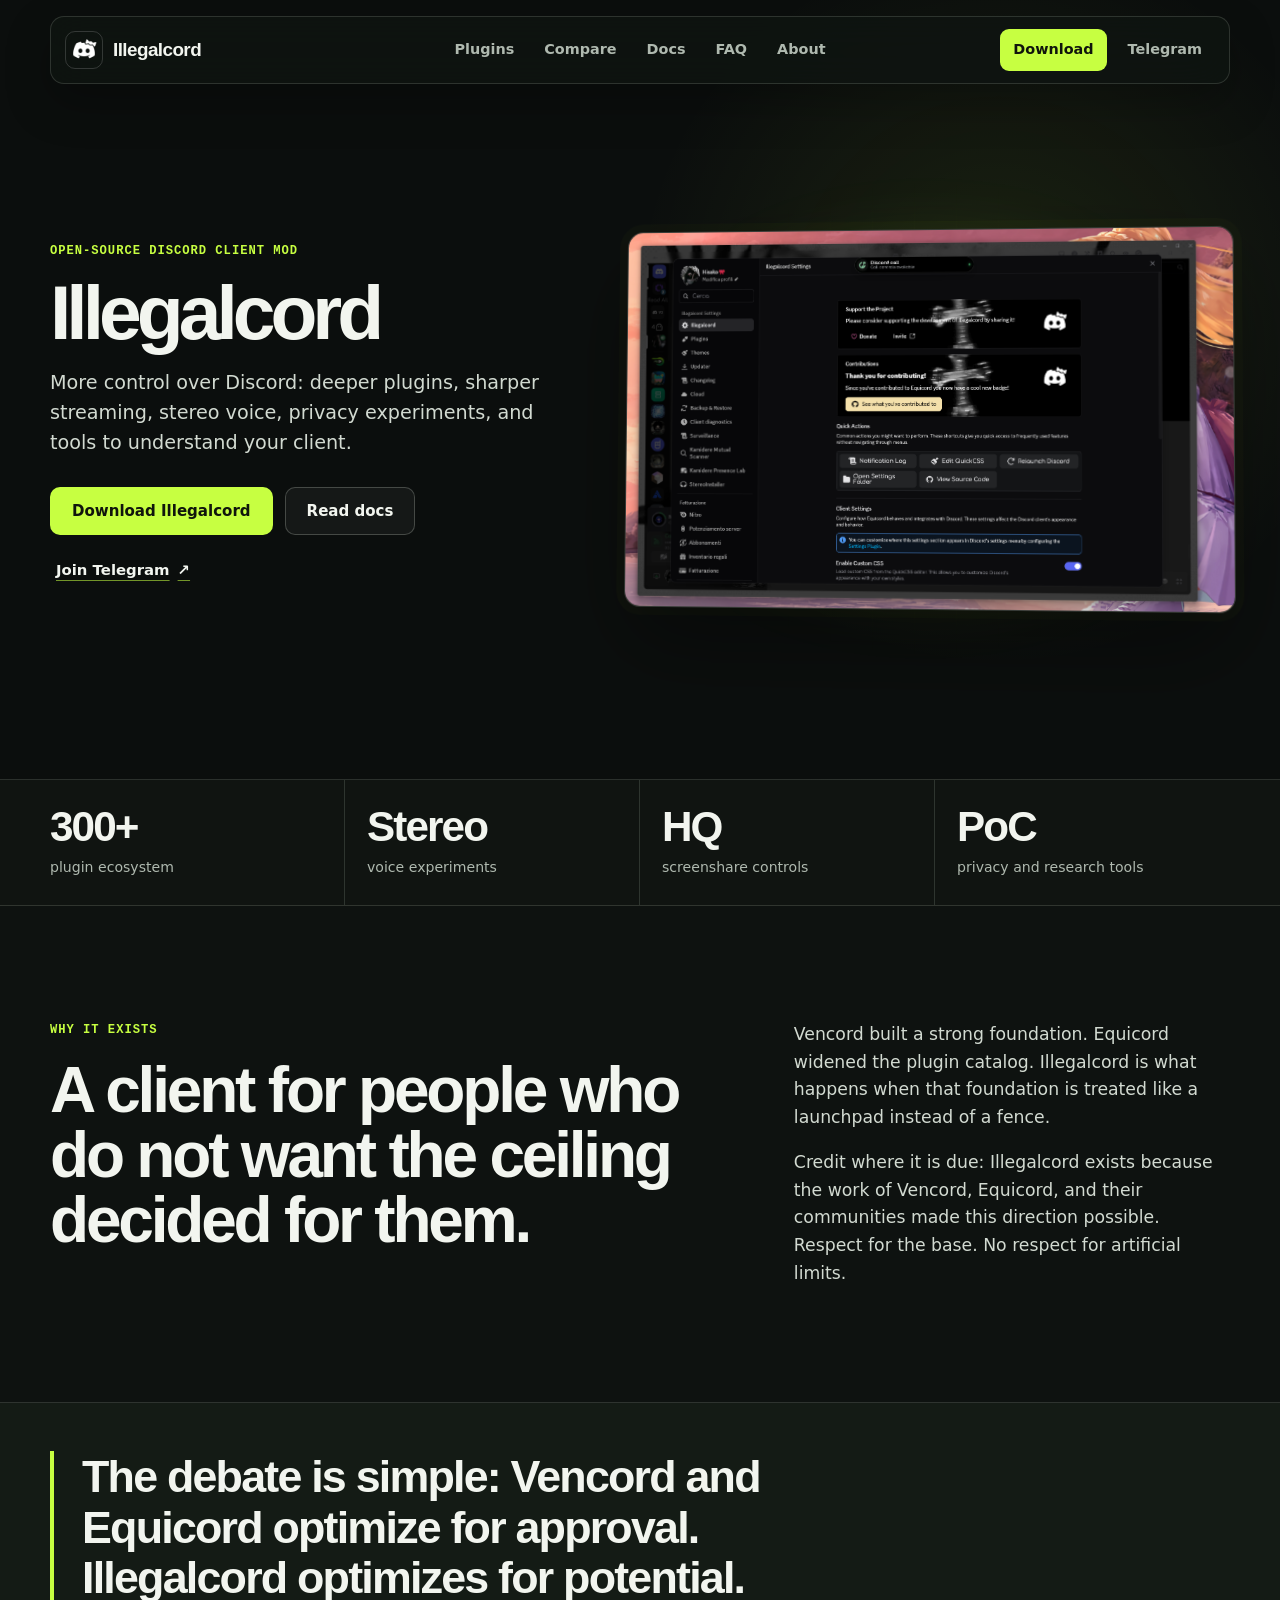
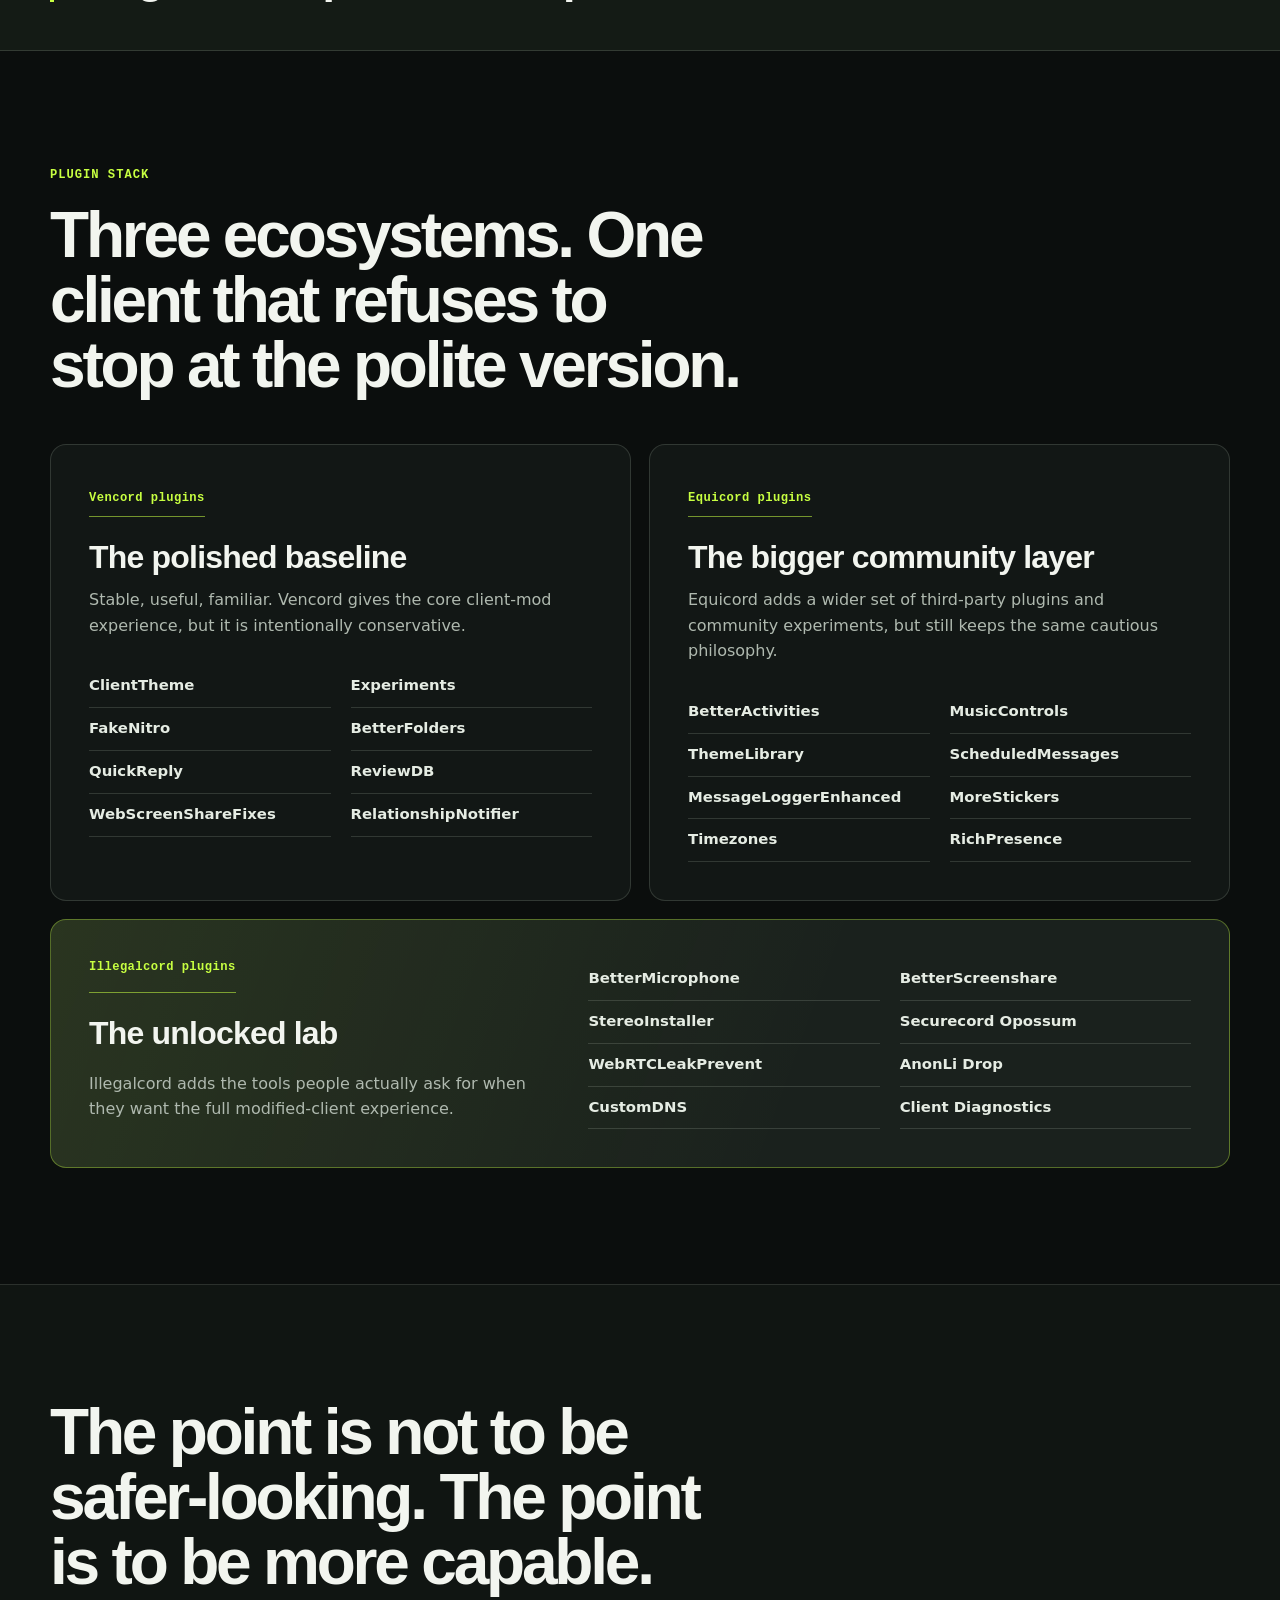
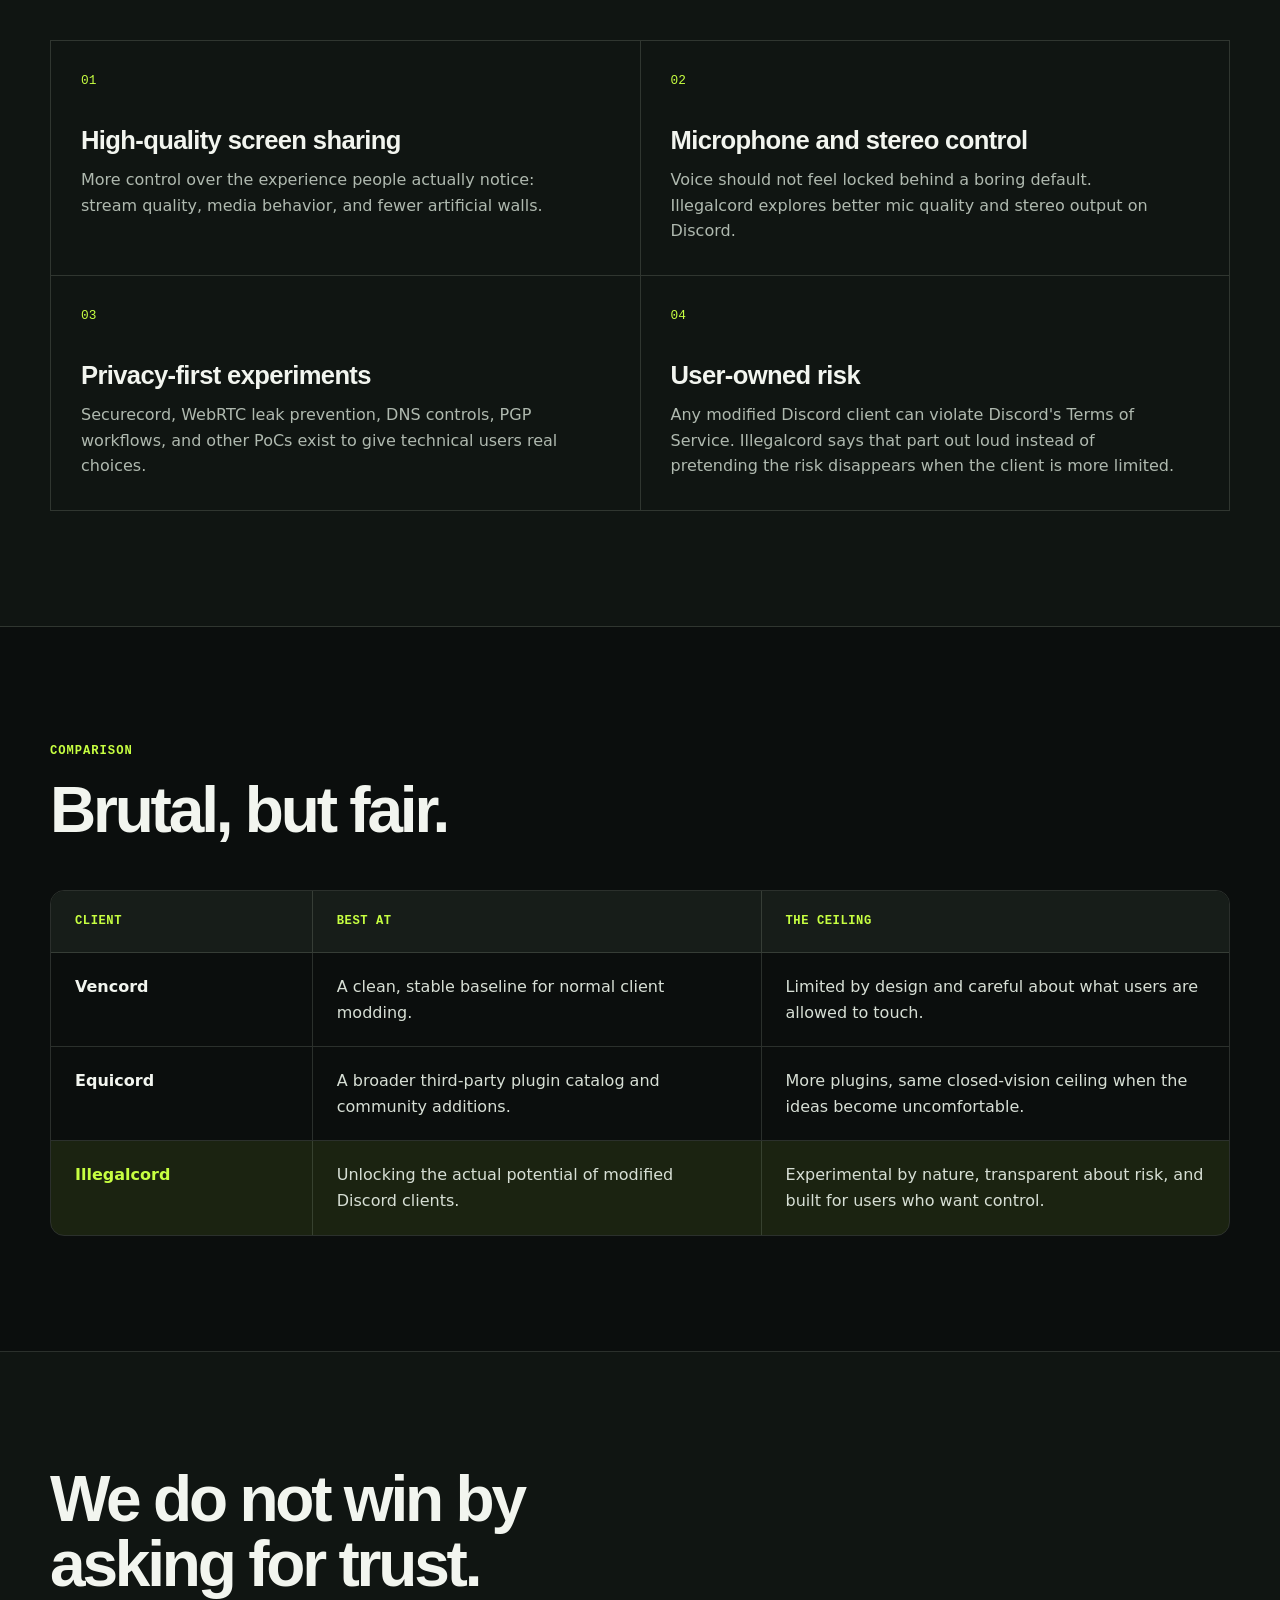
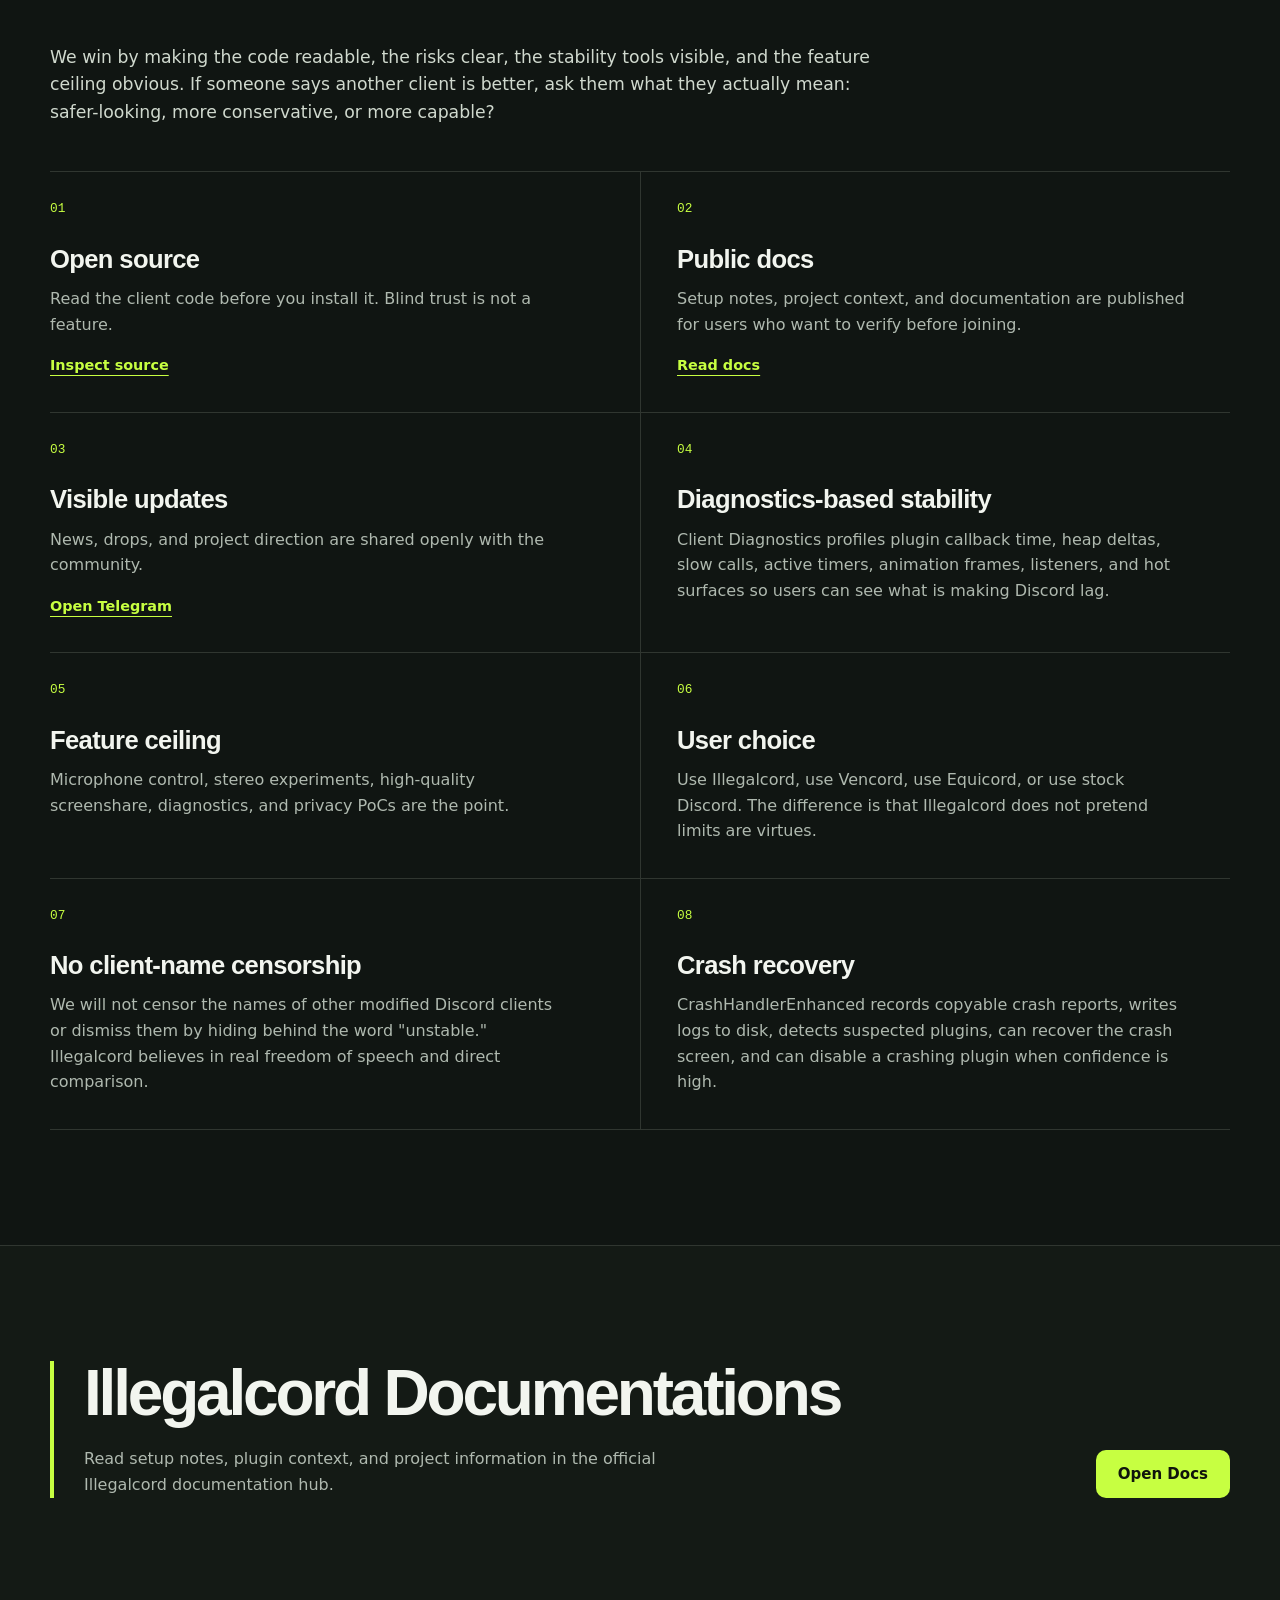
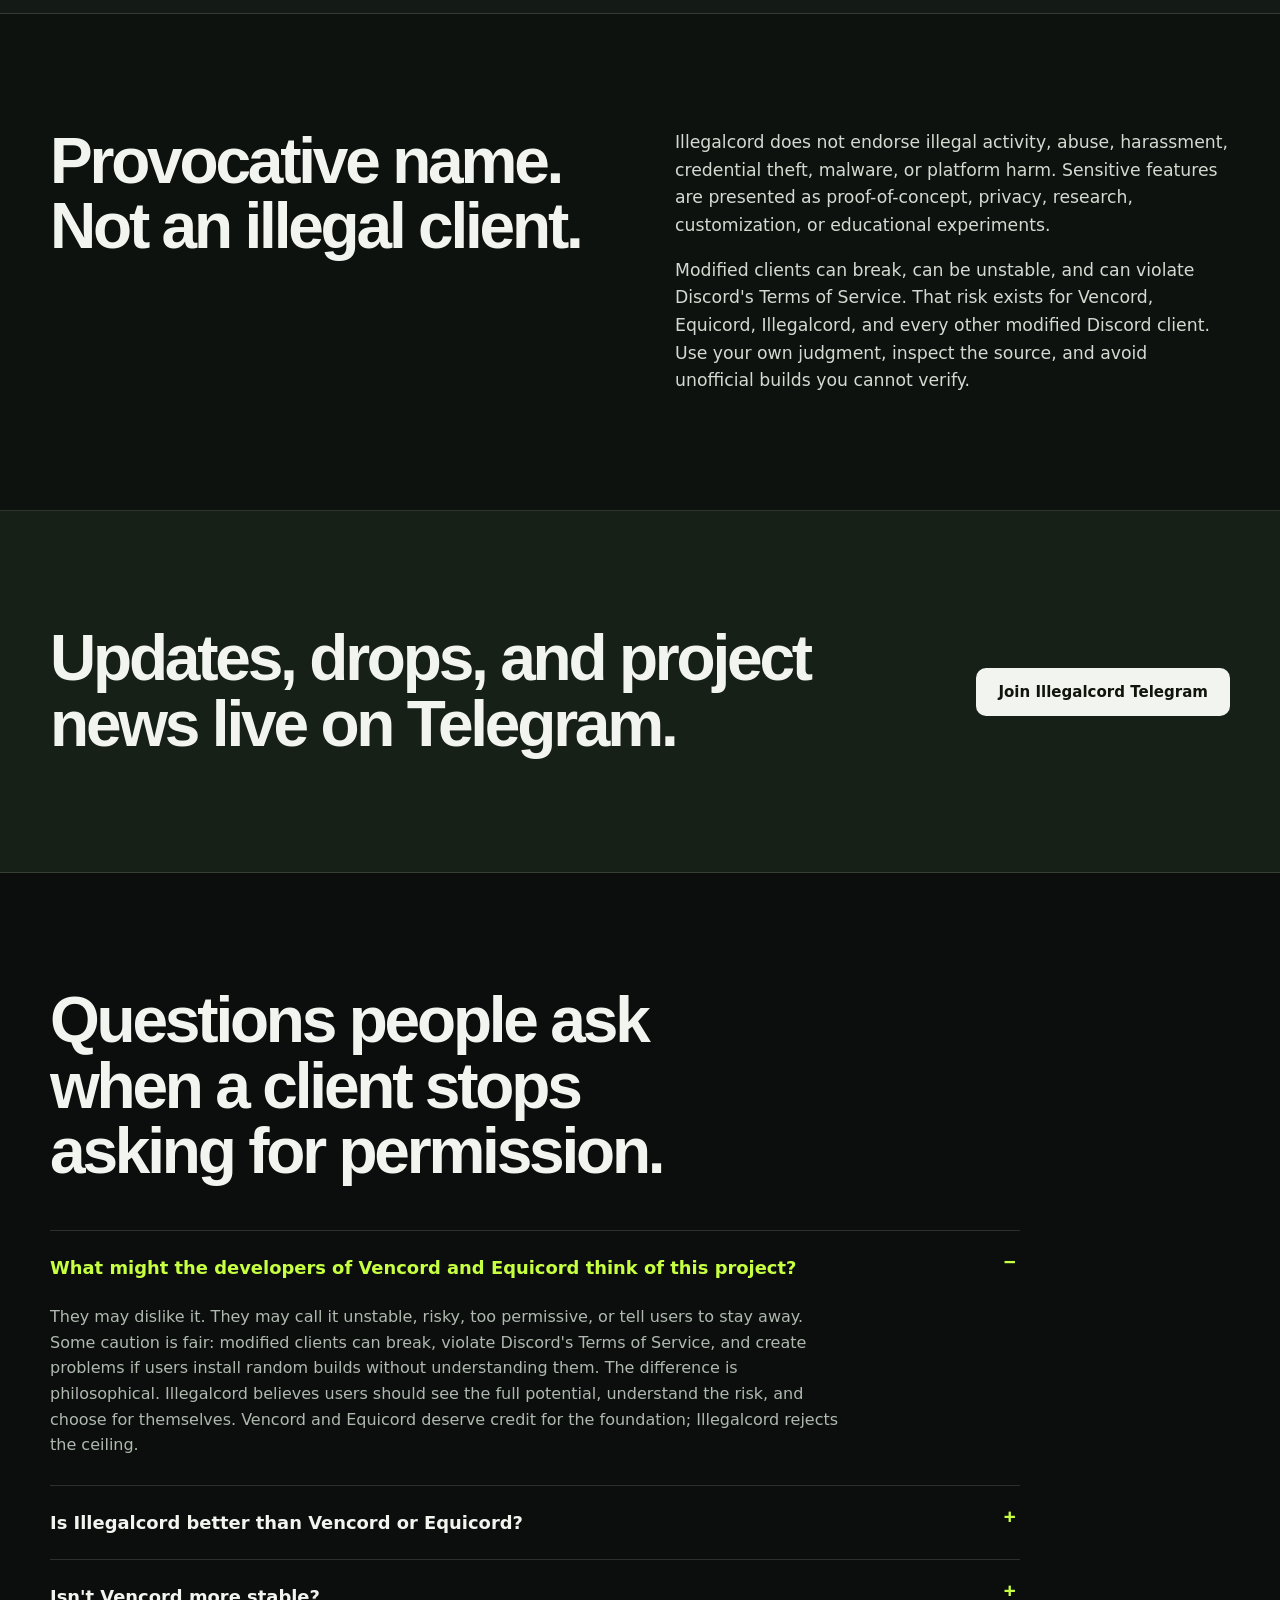
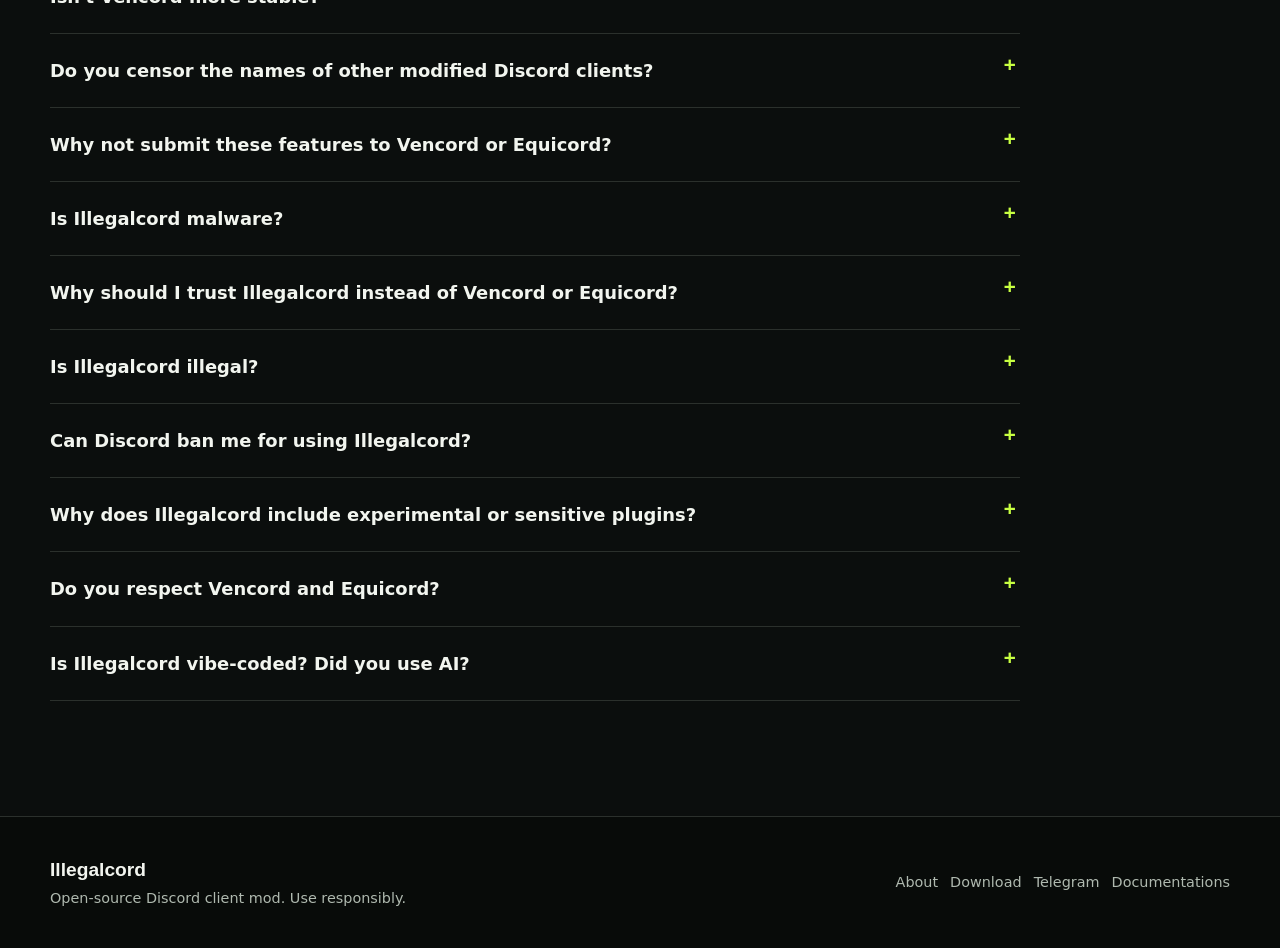
<file: index.html>
<!DOCTYPE html>
<html lang="en">
<head>
    <meta charset="UTF-8">
    <meta name="viewport" content="width=device-width, initial-scale=1.0">
    <meta name="description" content="Illegalcord is an open-source Discord client mod built for users who want more control, deeper plugins, stronger audio, better streaming, and honest risk awareness.">
    <title>Illegalcord | More control over your Discord client</title>
    <link rel="icon" type="image/png" href="Illegalcord.png">
    <link rel="stylesheet" href="styles.css">
</head>
<body>
    <a class="skip-link" href="#top">Skip to content</a>
    <header class="site-header" data-header>
        <a class="brand" href="#top" aria-label="Illegalcord home">
            <img src="Illegalcord.png" alt="Illegalcord logo">
            <span>Illegalcord</span>
        </a>
        <nav class="nav-links" id="site-nav" aria-label="Primary navigation">
            <a href="#plugins">Plugins</a>
            <a href="#compare">Compare</a>
            <a href="#docs">Docs</a>
            <a href="#faq">FAQ</a>
            <a href="about.html">About</a>
            <a class="mobile-community" href="https://t.me/Illegalcord" target="_blank" rel="noreferrer">Telegram</a>
        </nav>
        <div class="header-actions">
            <a class="nav-download" href="#download" data-download-trigger>Download</a>
            <a class="nav-cta" href="https://t.me/Illegalcord" target="_blank" rel="noreferrer">Telegram</a>
        </div>
        <button class="menu-toggle" type="button" aria-controls="site-nav" aria-expanded="false" aria-label="Open navigation" data-menu-toggle>
            <span></span><span></span><span></span>
        </button>
    </header>

    <main id="top">
        <section class="hero" aria-labelledby="hero-title">
            <div class="hero-scene">
                <div class="signal-grid" aria-hidden="true"></div>
                <figure class="client-shot">
                    <img src="IllegalcordUI.png" alt="Illegalcord settings open in a Discord client" fetchpriority="high">
                </figure>
                <img class="hero-mark" src="Illegalcord.png" alt="">
            </div>

            <div class="hero-content">
                <p class="eyebrow">Open-source Discord client mod</p>
                <h1 id="hero-title">Illegalcord</h1>
                <p class="hero-copy">More control over Discord: deeper plugins, sharper streaming, stereo voice, privacy experiments, and tools to understand your client.</p>
                <div class="hero-actions">
                    <a class="button primary" href="#download" data-download-trigger>Download Illegalcord</a>
                    <a class="button secondary" href="https://illegalcord.mintlify.site/" target="_blank" rel="noreferrer">Read docs</a>
                    <a class="text-link" href="https://t.me/Illegalcord" target="_blank" rel="noreferrer">Join Telegram <span aria-hidden="true">↗</span></a>
                </div>
            </div>
        </section>

        <section class="ticker" aria-label="Illegalcord highlights">
            <div>
                <strong>300+</strong>
                <span>plugin ecosystem</span>
            </div>
            <div>
                <strong>Stereo</strong>
                <span>voice experiments</span>
            </div>
            <div>
                <strong>HQ</strong>
                <span>screenshare controls</span>
            </div>
            <div>
                <strong>PoC</strong>
                <span>privacy and research tools</span>
            </div>
        </section>

        <section class="section intro-band" aria-labelledby="intro-title">
            <div class="section-heading">
                <p class="eyebrow">Why it exists</p>
                <h2 id="intro-title">A client for people who do not want the ceiling decided for them.</h2>
            </div>
            <div class="intro-copy">
                <p>
                    Vencord built a strong foundation. Equicord widened the plugin catalog. Illegalcord is what happens when that foundation is treated like a launchpad instead of a fence.
                </p>
                <p>
                    Credit where it is due: Illegalcord exists because the work of Vencord, Equicord, and their communities made this direction possible. Respect for the base. No respect for artificial limits.
                </p>
            </div>
        </section>

        <section class="manifesto-strip" aria-label="Illegalcord manifesto">
            <p>The debate is simple: Vencord and Equicord optimize for approval. Illegalcord optimizes for potential.</p>
        </section>

        <section class="section plugins-section" id="plugins" aria-labelledby="plugins-title">
            <div class="section-heading centered">
                <p class="eyebrow">Plugin stack</p>
                <h2 id="plugins-title">Three ecosystems. One client that refuses to stop at the polite version.</h2>
            </div>

            <div class="plugin-grid">
                <article class="plugin-column">
                    <div class="column-kicker">Vencord plugins</div>
                    <h3>The polished baseline</h3>
                    <p>Stable, useful, familiar. Vencord gives the core client-mod experience, but it is intentionally conservative.</p>
                    <ul class="plugin-list">
                        <li>ClientTheme</li>
                        <li>Experiments</li>
                        <li>FakeNitro</li>
                        <li>BetterFolders</li>
                        <li>QuickReply</li>
                        <li>ReviewDB</li>
                        <li>WebScreenShareFixes</li>
                        <li>RelationshipNotifier</li>
                    </ul>
                </article>

                <article class="plugin-column">
                    <div class="column-kicker">Equicord plugins</div>
                    <h3>The bigger community layer</h3>
                    <p>Equicord adds a wider set of third-party plugins and community experiments, but still keeps the same cautious philosophy.</p>
                    <ul class="plugin-list">
                        <li>BetterActivities</li>
                        <li>MusicControls</li>
                        <li>ThemeLibrary</li>
                        <li>ScheduledMessages</li>
                        <li>MessageLoggerEnhanced</li>
                        <li>MoreStickers</li>
                        <li>Timezones</li>
                        <li>RichPresence</li>
                    </ul>
                </article>

                <article class="plugin-column illegal">
                    <div class="column-kicker">Illegalcord plugins</div>
                    <h3>The unlocked lab</h3>
                    <p>Illegalcord adds the tools people actually ask for when they want the full modified-client experience.</p>
                    <ul class="plugin-list">
                        <li>BetterMicrophone</li>
                        <li>BetterScreenshare</li>
                        <li>StereoInstaller</li>
                        <li>Securecord Opossum</li>
                        <li>WebRTCLeakPrevent</li>
                        <li>AnonLi Drop</li>
                        <li>CustomDNS</li>
                        <li>Client Diagnostics</li>
                    </ul>
                </article>
            </div>
        </section>

        <section class="section feature-band" aria-labelledby="features-title">
            <div class="section-heading">
                <h2 id="features-title">The point is not to be safer-looking. The point is to be more capable.</h2>
            </div>
            <div class="feature-list">
                <article>
                    <span>01</span>
                    <h3>High-quality screen sharing</h3>
                    <p>More control over the experience people actually notice: stream quality, media behavior, and fewer artificial walls.</p>
                </article>
                <article>
                    <span>02</span>
                    <h3>Microphone and stereo control</h3>
                    <p>Voice should not feel locked behind a boring default. Illegalcord explores better mic quality and stereo output on Discord.</p>
                </article>
                <article>
                    <span>03</span>
                    <h3>Privacy-first experiments</h3>
                    <p>Securecord, WebRTC leak prevention, DNS controls, PGP workflows, and other PoCs exist to give technical users real choices.</p>
                </article>
                <article>
                    <span>04</span>
                    <h3>User-owned risk</h3>
                    <p>Any modified Discord client can violate Discord's Terms of Service. Illegalcord says that part out loud instead of pretending the risk disappears when the client is more limited.</p>
                </article>
            </div>
        </section>

        <section class="section compare-section" id="compare" aria-labelledby="compare-title">
            <div class="section-heading centered">
                <p class="eyebrow">Comparison</p>
                <h2 id="compare-title">Brutal, but fair.</h2>
            </div>

            <div class="comparison" role="table" aria-label="Client comparison">
                <div class="comparison-row header-row" role="row">
                    <div role="columnheader">Client</div>
                    <div role="columnheader">Best at</div>
                    <div role="columnheader">The ceiling</div>
                </div>
                <div class="comparison-row" role="row">
                    <div role="cell"><strong>Vencord</strong></div>
                    <div role="cell">A clean, stable baseline for normal client modding.</div>
                    <div role="cell">Limited by design and careful about what users are allowed to touch.</div>
                </div>
                <div class="comparison-row" role="row">
                    <div role="cell"><strong>Equicord</strong></div>
                    <div role="cell">A broader third-party plugin catalog and community additions.</div>
                    <div role="cell">More plugins, same closed-vision ceiling when the ideas become uncomfortable.</div>
                </div>
                <div class="comparison-row illegal-row" role="row">
                    <div role="cell"><strong>Illegalcord</strong></div>
                    <div role="cell">Unlocking the actual potential of modified Discord clients.</div>
                    <div role="cell">Experimental by nature, transparent about risk, and built for users who want control.</div>
                </div>
            </div>
        </section>

        <section class="section receipts-section" aria-labelledby="receipts-title">
            <div class="receipts-panel">
                <div class="section-heading centered">
                    <h2 id="receipts-title">We do not win by asking for trust.</h2>
                </div>
                <p class="receipts-lead">
                    We win by making the code readable, the risks clear, the stability tools visible, and the feature ceiling obvious. If someone says another client is better, ask them what they actually mean: safer-looking, more conservative, or more capable?
                </p>
                <div class="receipts-grid">
                    <article>
                        <span>01</span>
                        <h3>Open source</h3>
                        <p>Read the client code before you install it. Blind trust is not a feature.</p>
                        <a href="https://github.com/ImHisako/Illegalcord" target="_blank" rel="noreferrer">Inspect source</a>
                    </article>
                    <article>
                        <span>02</span>
                        <h3>Public docs</h3>
                        <p>Setup notes, project context, and documentation are published for users who want to verify before joining.</p>
                        <a href="https://illegalcord.mintlify.site/" target="_blank" rel="noreferrer">Read docs</a>
                    </article>
                    <article>
                        <span>03</span>
                        <h3>Visible updates</h3>
                        <p>News, drops, and project direction are shared openly with the community.</p>
                        <a href="https://t.me/Illegalcord" target="_blank" rel="noreferrer">Open Telegram</a>
                    </article>
                    <article>
                        <span>04</span>
                        <h3>Diagnostics-based stability</h3>
                        <p>Client Diagnostics profiles plugin callback time, heap deltas, slow calls, active timers, animation frames, listeners, and hot surfaces so users can see what is making Discord lag.</p>
                    </article>
                    <article>
                        <span>05</span>
                        <h3>Feature ceiling</h3>
                        <p>Microphone control, stereo experiments, high-quality screenshare, diagnostics, and privacy PoCs are the point.</p>
                    </article>
                    <article>
                        <span>06</span>
                        <h3>User choice</h3>
                        <p>Use Illegalcord, use Vencord, use Equicord, or use stock Discord. The difference is that Illegalcord does not pretend limits are virtues.</p>
                    </article>
                    <article>
                        <span>07</span>
                        <h3>No client-name censorship</h3>
                        <p>We will not censor the names of other modified Discord clients or dismiss them by hiding behind the word "unstable." Illegalcord believes in real freedom of speech and direct comparison.</p>
                    </article>
                    <article>
                        <span>08</span>
                        <h3>Crash recovery</h3>
                        <p>CrashHandlerEnhanced records copyable crash reports, writes logs to disk, detects suspected plugins, can recover the crash screen, and can disable a crashing plugin when confidence is high.</p>
                    </article>
                </div>
            </div>
        </section>

        <section class="section docs-section" id="docs" aria-labelledby="docs-title">
            <div class="docs-panel">
                <div>
                    <h2 id="docs-title">Illegalcord Documentations</h2>
                    <p>
                        Read setup notes, plugin context, and project information in the official Illegalcord documentation hub.
                    </p>
                </div>
                <a class="button primary" href="https://illegalcord.mintlify.site/" target="_blank" rel="noreferrer">Open Docs</a>
            </div>
        </section>

        <section class="section disclaimer-section" aria-labelledby="disclaimer-title">
            <div class="section-heading">
                <h2 id="disclaimer-title">Provocative name. Not an illegal client.</h2>
            </div>
            <div class="disclaimer-copy">
                <p>
                    Illegalcord does not endorse illegal activity, abuse, harassment, credential theft, malware, or platform harm. Sensitive features are presented as proof-of-concept, privacy, research, customization, or educational experiments.
                </p>
                <p>
                    Modified clients can break, can be unstable, and can violate Discord's Terms of Service. That risk exists for Vencord, Equicord, Illegalcord, and every other modified Discord client. Use your own judgment, inspect the source, and avoid unofficial builds you cannot verify.
                </p>
            </div>
        </section>

        <section class="section telegram-section" aria-labelledby="telegram-title">
            <div>
                <h2 id="telegram-title">Updates, drops, and project news live on Telegram.</h2>
            </div>
            <a class="button secondary light" href="https://t.me/Illegalcord" target="_blank" rel="noreferrer">Join Illegalcord Telegram</a>
        </section>

        <section class="section faq-section" id="faq" aria-labelledby="faq-title">
            <div class="section-heading centered">
                <h2 id="faq-title">Questions people ask when a client stops asking for permission.</h2>
            </div>

            <div class="faq-list">
                <details open>
                    <summary>What might the developers of Vencord and Equicord think of this project?</summary>
                    <p>
                        They may dislike it. They may call it unstable, risky, too permissive, or tell users to stay away. Some caution is fair: modified clients can break, violate Discord's Terms of Service, and create problems if users install random builds without understanding them. The difference is philosophical. Illegalcord believes users should see the full potential, understand the risk, and choose for themselves. Vencord and Equicord deserve credit for the foundation; Illegalcord rejects the ceiling.
                    </p>
                </details>
                <details>
                    <summary>Is Illegalcord better than Vencord or Equicord?</summary>
                    <p>
                        If you want the safest-looking, most conservative modded client, choose the conservative option. If you want higher-quality streaming experiments, microphone control, stereo audio, stronger privacy PoCs, and a plugin catalog that is not afraid of uncomfortable ideas, Illegalcord is the sharper tool.
                    </p>
                </details>
                <details>
                    <summary>Isn't Vencord more stable?</summary>
                    <p>
                        In practice, Illegalcord is built to be more stable for power users because it gives them tools to understand the client instead of guessing. Updates can rarely have a 1-2 day delay when Discord changes something, but the client is not just "more plugins and hope." Illegalcord includes Client Diagnostics, a plugin that lets users see which plugin or surface is causing lag, slow calls, memory pressure, or active background work. It also includes CrashHandlerEnhanced, a required crash recovery and logging layer that records reports, writes crash logs, detects suspected plugins, and can recover or isolate the problem. Vencord and Equicord may look more conservative; Illegalcord gives you more control over stability.
                    </p>
                </details>
                <details>
                    <summary>Do you censor the names of other modified Discord clients?</summary>
                    <p>
                        No. Illegalcord does not censor the names of modified Discord clients, and we will not pretend Vencord, Equicord, or any other client cannot be named just because someone wants to frame them as unstable or forbidden to discuss. We believe in real freedom of speech: name the clients, compare the features, inspect the source, and let users decide. If another project needs silence to defend its limits, that is not our problem.
                    </p>
                </details>
                <details>
                    <summary>Why not submit these features to Vencord or Equicord?</summary>
                    <p>
                        Because the disagreement is philosophical. Some features do not fit their rules, image, or comfort zone. Illegalcord exists because not every useful idea should be rejected just because it makes a conservative project uncomfortable. Their rules are their rules; Illegalcord is for users who want the ideas those rules leave outside.
                    </p>
                </details>
                <details>
                    <summary>Is Illegalcord malware?</summary>
                    <p>
                        The project is open source. Do not trust random binaries from strangers, do not install builds you cannot verify, and do inspect the source when possible. Calling every ambitious modified client malware is an easy way to scare users back into limited choices; verification is better than fear.
                    </p>
                </details>
                <details>
                    <summary>Why should I trust Illegalcord instead of Vencord or Equicord?</summary>
                    <p>
                        You can trust it, or you can choose not to. The real question is: why did you trust them? Most users install Vencord or Equicord without reading a single line of their source code. Illegalcord does not ask for blind faith. Read the source code, inspect the client, inspect the website, compare it with every other client, and make your own decision. Illegalcord was originally built for myself because I wanted a better Discord experience; then I kept improving it, and people started liking the project. If you do not trust it, do not use it. Use the limited client you prefer. That is not an insult to us. Users are free to choose the modified Discord client they want.
                    </p>
                </details>
                <details>
                    <summary>Is Illegalcord illegal?</summary>
                    <p>
                        No. Illegalcord is not an illegal client, and the name is not an invitation to commit crimes or harm anyone. The "illegal" part is about breaking the pointless limits, unwritten rules, and closed-vision mindset around Vencord and Equicord. They built valuable foundations, but they also keep Discord modding inside a smaller box than it needs to be. Illegalcord exists to push past that box and unlock the real potential of a modified Discord client.
                    </p>
                </details>
                <details>
                    <summary>Can Discord ban me for using Illegalcord?</summary>
                    <p>
                        Yes, any modified Discord client can be against Discord's Terms of Service and can put your account at risk. That is true for Vencord, Equicord, Illegalcord, and other client mods. If you are already accepting that risk, Illegalcord argues you might as well use the client that gives you the strongest experience.
                    </p>
                </details>
                <details>
                    <summary>Why does Illegalcord include experimental or sensitive plugins?</summary>
                    <p>
                        Because technical users learn by testing boundaries. Illegalcord frames sensitive functionality as PoC, research, privacy, customization, and educational work. The project does not endorse abuse. The goal is to understand what modified clients can do and give users control over their own setup.
                    </p>
                </details>
                <details>
                    <summary>Do you respect Vencord and Equicord?</summary>
                    <p>
                        Yes. Illegalcord is possible because their work exists. The thanks are real. The disagreement is also real: a foundation can be respected while its limits are challenged.
                    </p>
                </details>
                <details>
                    <summary>Is Illegalcord vibe-coded? Did you use AI?</summary>
                    <p>
                        Yes, AI has been used for some parts of the work. That does not make Illegalcord skidded, stolen, fake, or low quality. AI-assisted coding is a tool, not a confession. Quality comes from what is reviewed, tested, maintained, and shipped openly. The same people who attack a Discord client for using AI still use apps, operating systems, IDEs, cloud platforms, and services maintained by companies using AI-assisted engineering: Spotify has publicly discussed Honk powered by Claude Code, Microsoft and GitHub push Copilot, Amazon built CodeWhisperer and Amazon Q Developer, Replit built Ghostwriter and AI agents, and Google and Meta have both talked about AI-assisted development. If someone rejects Illegalcord only because AI helped with parts of it, they should be consistent and reject the modern software stack too. Otherwise, it is not a principle; it is selective outrage.
                    </p>
                </details>
            </div>
        </section>
    </main>

    <div class="download-modal" data-download-modal hidden>
        <div class="download-dialog" role="dialog" aria-modal="true" aria-labelledby="download-title">
            <button class="download-close" type="button" data-download-close aria-label="Close download dialog">Close</button>
            <p class="eyebrow">Download</p>
            <h2 id="download-title">Windows user?</h2>
            <p>
                If you are using Windows, download <a class="inline-download" href="https://github.com/ImHisako/IllegalcordInstaller/releases/download/v1.8/Equilotl.exe" target="_blank" rel="noreferrer" data-latest-installer-link>Equilotl.exe</a> from the latest official Illegalcord installer release.
            </p>
            <p class="download-status" aria-live="polite" data-download-status>Checking latest installer...</p>
            <div class="download-actions">
                <a class="button secondary" href="https://github.com/ImHisako/IllegalcordInstaller/releases" target="_blank" rel="noreferrer">View all releases</a>
            </div>
        </div>
    </div>

    <footer class="site-footer">
        <div>
            <strong>Illegalcord</strong>
            <span>Open-source Discord client mod. Use responsibly.</span>
        </div>
        <div class="footer-links">
            <a href="about.html">About</a>
            <a href="#download" data-download-trigger>Download</a>
            <a href="https://t.me/Illegalcord" target="_blank" rel="noreferrer">Telegram</a>
            <a href="https://illegalcord.mintlify.site/" target="_blank" rel="noreferrer">Documentations</a>
        </div>
    </footer>

    <script src="script.js"></script>
</body>
</html>
</file>
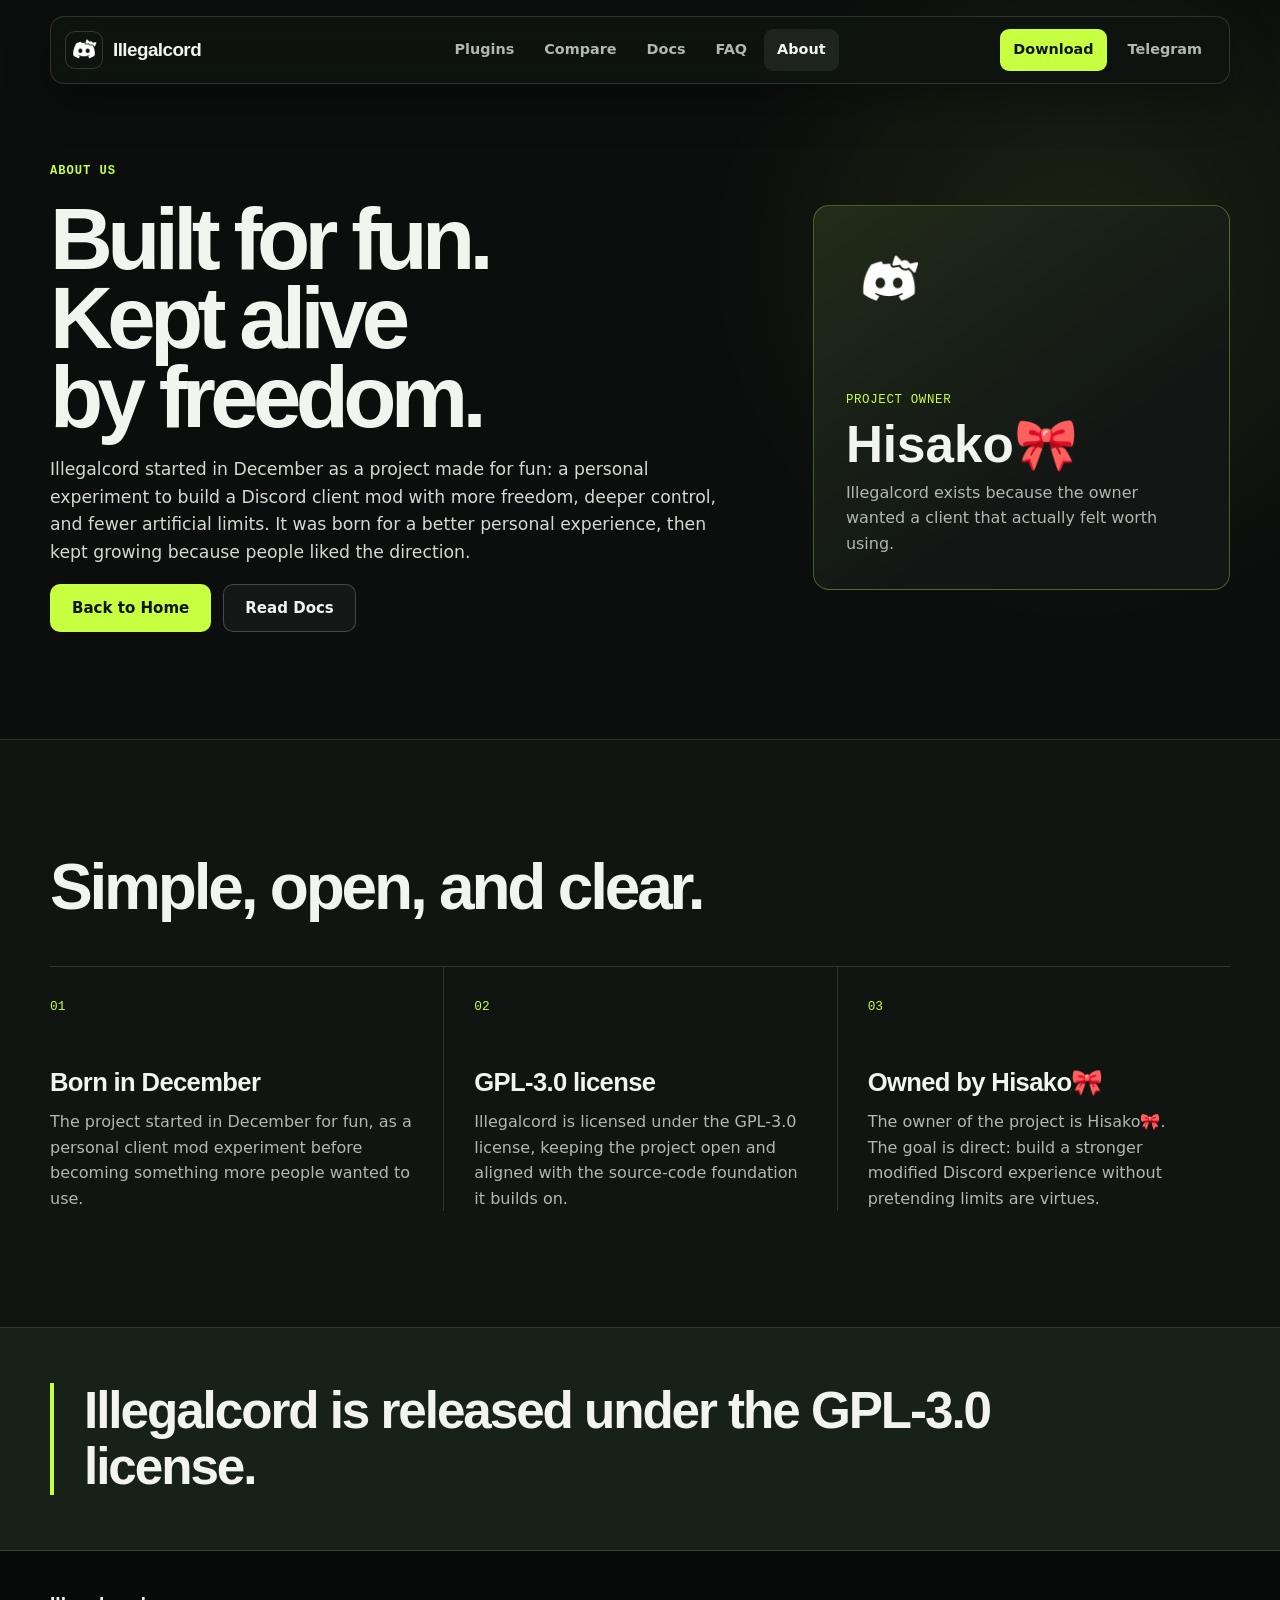
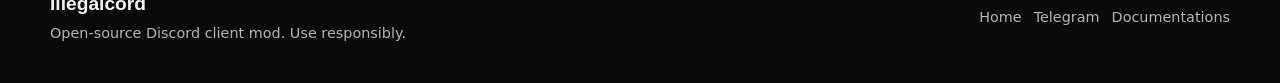
<file: about.html>
<!DOCTYPE html>
<html lang="en">
<head>
    <meta charset="UTF-8">
    <meta name="viewport" content="width=device-width, initial-scale=1.0">
    <meta name="description" content="About Illegalcord, an open-source Discord client mod owned by Hisako and licensed under the GPL-3.0 license.">
    <title>About Us | Illegalcord</title>
    <link rel="icon" type="image/png" href="Illegalcord.png">
    <link rel="stylesheet" href="styles.css">
</head>
<body class="about-page">
    <a class="skip-link" href="#top">Skip to content</a>
    <header class="site-header" data-header>
        <a class="brand" href="index.html#top" aria-label="Illegalcord home">
            <img src="Illegalcord.png" alt="Illegalcord logo">
            <span>Illegalcord</span>
        </a>
        <nav class="nav-links" id="site-nav" aria-label="Primary navigation">
            <a href="index.html#plugins">Plugins</a>
            <a href="index.html#compare">Compare</a>
            <a href="index.html#docs">Docs</a>
            <a href="index.html#faq">FAQ</a>
            <a href="about.html" aria-current="page">About</a>
            <a class="mobile-community" href="https://t.me/Illegalcord" target="_blank" rel="noreferrer">Telegram</a>
        </nav>
        <div class="header-actions">
            <a class="nav-download" href="#download" data-download-trigger>Download</a>
            <a class="nav-cta" href="https://t.me/Illegalcord" target="_blank" rel="noreferrer">Telegram</a>
        </div>
        <button class="menu-toggle" type="button" aria-controls="site-nav" aria-expanded="false" aria-label="Open navigation" data-menu-toggle>
            <span></span><span></span><span></span>
        </button>
    </header>

    <main id="top">
        <section class="about-hero" aria-labelledby="about-title">
            <div class="about-hero-copy">
                <p class="eyebrow">About us</p>
                <h1 id="about-title">Built for fun. Kept alive by freedom.</h1>
                <p>
                    Illegalcord started in December as a project made for fun: a personal experiment to build a Discord client mod with more freedom, deeper control, and fewer artificial limits. It was born for a better personal experience, then kept growing because people liked the direction.
                </p>
                <div class="hero-actions">
                    <a class="button primary" href="index.html">Back to Home</a>
                    <a class="button secondary" href="https://illegalcord.mintlify.site/" target="_blank" rel="noreferrer">Read Docs</a>
                </div>
            </div>
            <div class="about-owner-card" aria-label="Project owner">
                <img src="Illegalcord.png" alt="">
                <span>Project owner</span>
                <strong>Hisako🎀</strong>
                <p>Illegalcord exists because the owner wanted a client that actually felt worth using.</p>
            </div>
        </section>

        <section class="section about-facts" aria-labelledby="facts-title">
            <div class="section-heading centered">
                <h2 id="facts-title">Simple, open, and clear.</h2>
            </div>
            <div class="about-card-grid">
                <article>
                    <span>01</span>
                    <h3>Born in December</h3>
                    <p>The project started in December for fun, as a personal client mod experiment before becoming something more people wanted to use.</p>
                </article>
                <article>
                    <span>02</span>
                    <h3>GPL-3.0 license</h3>
                    <p>Illegalcord is licensed under the GPL-3.0 license, keeping the project open and aligned with the source-code foundation it builds on.</p>
                </article>
                <article>
                    <span>03</span>
                    <h3>Owned by Hisako🎀</h3>
                    <p>The owner of the project is Hisako🎀. The goal is direct: build a stronger modified Discord experience without pretending limits are virtues.</p>
                </article>
            </div>
        </section>

        <section class="license-strip" aria-label="License statement">
            <p>Illegalcord is released under the GPL-3.0 license.</p>
        </section>
    </main>

    <div class="download-modal" data-download-modal hidden>
        <div class="download-dialog" role="dialog" aria-modal="true" aria-labelledby="download-title">
            <button class="download-close" type="button" data-download-close aria-label="Close download dialog">Close</button>
            <p class="eyebrow">Download</p>
            <h2 id="download-title">Windows user?</h2>
            <p>
                If you are using Windows, download <a class="inline-download" href="https://github.com/ImHisako/IllegalcordInstaller/releases/download/v1.6/Equilotl.exe" target="_blank" rel="noreferrer" data-latest-installer-link>Equilotl.exe</a> from the latest official Illegalcord installer release.
            </p>
            <p class="download-status" aria-live="polite" data-download-status>Checking latest installer...</p>
            <div class="download-actions">
                <a class="button secondary" href="https://github.com/ImHisako/IllegalcordInstaller/releases" target="_blank" rel="noreferrer">View all releases</a>
            </div>
        </div>
    </div>

    <footer class="site-footer">
        <div>
            <strong>Illegalcord</strong>
            <span>Open-source Discord client mod. Use responsibly.</span>
        </div>
        <div class="footer-links">
            <a href="index.html">Home</a>
            <a href="https://t.me/Illegalcord" target="_blank" rel="noreferrer">Telegram</a>
            <a href="https://illegalcord.mintlify.site/" target="_blank" rel="noreferrer">Documentations</a>
        </div>
    </footer>

    <script src="script.js"></script>
</body>
</html>
</file>
<file: styles.css>
:root {
  color-scheme: dark;
  --bg: #0b0e0d;
  --surface: #121715;
  --surface-raised: #1a211d;
  --text: #f2f5ef;
  --muted: #afb9af;
  --line: rgba(224, 239, 221, .15);
  --acid: #c7ff41;
  --ink: #10150c;
  --max-width: 1180px;
}
* { box-sizing: border-box; }
html { scroll-behavior: smooth; }
body {
  margin: 0;
  background: var(--bg);
  color: var(--text);
  font-family: "Segoe UI Variable", "Segoe UI", system-ui, sans-serif;
  line-height: 1.6;
}
body.modal-open { overflow: hidden; }
a { color: inherit; text-decoration: none; }
button { font: inherit; }
img { display: block; max-width: 100%; }
figure { margin: 0; }
::selection { background: var(--acid); color: var(--ink); }
:focus-visible { outline: 2px solid var(--acid); outline-offset: 4px; }
.skip-link {
  position: fixed; top: 8px; left: 8px; z-index: 120;
  padding: 10px 16px; background: var(--acid); color: var(--ink);
  transform: translateY(-160%);
}
.skip-link:focus { transform: translateY(0); }
main { overflow: clip; }
section[id] { scroll-margin-top: 106px; }
.site-header {
  position: fixed; top: 16px; left: 50%; z-index: 30;
  display: grid; grid-template-columns: 1fr auto 1fr; align-items: center; gap: 22px;
  width: min(var(--max-width), calc(100% - 32px)); min-height: 68px; padding: 9px 14px;
  border: 1px solid var(--line); border-radius: 14px;
  background: rgba(15, 20, 17, .93); box-shadow: 0 18px 45px rgba(0, 0, 0, .26);
  backdrop-filter: blur(18px); transform: translateX(-50%);
  transition: top 200ms ease, background 200ms ease, border-color 200ms ease;
}
.site-header.is-scrolled { top: 8px; border-color: rgba(199, 255, 65, .28); background: rgba(12, 16, 14, .98); }
.brand {
  display: inline-flex; align-items: center; gap: 10px; width: max-content;
  font-family: Bahnschrift, "Arial Narrow", sans-serif; font-size: 1.18rem;
  font-weight: 700; letter-spacing: -.03em;
}
.brand img { width: 38px; height: 38px; border: 1px solid rgba(255,255,255,.16); border-radius: 10px; object-fit: cover; }
.nav-links, .header-actions { display: flex; align-items: center; }
.nav-links { gap: 4px; }
.header-actions { justify-self: end; gap: 8px; }
.nav-links a, .nav-download, .nav-cta {
  display: inline-flex; align-items: center; justify-content: center;
  min-height: 42px; padding: 0 13px; border-radius: 9px;
  font-size: .9rem; font-weight: 650; white-space: nowrap;
  transition: color 180ms ease, background 180ms ease, transform 180ms ease;
}
.nav-links a { color: var(--muted); }
.nav-links a:hover, .nav-links a[aria-current="page"] { color: var(--text); background: rgba(255,255,255,.07); }
.nav-download { background: var(--acid); color: var(--ink); font-weight: 750; }
.nav-download:hover { background: #d9ff79; transform: translateY(-1px); }
.nav-cta { color: var(--muted); }
.nav-cta:hover { color: var(--text); }
.nav-links .mobile-community, .menu-toggle { display: none; }
h1, h2, h3, p { margin-top: 0; }
h1, h2, h3 {
  font-family: Bahnschrift, "Arial Narrow", "Segoe UI Variable", sans-serif;
  font-stretch: condensed; font-weight: 700;
}
h1 { margin-bottom: 20px; line-height: .91; letter-spacing: -.065em; text-wrap: balance; }
h2 { margin-bottom: 0; font-size: clamp(2.4rem, 5vw, 4.9rem); line-height: 1.02; letter-spacing: -.05em; text-wrap: balance; }
h3 { margin-bottom: 12px; font-size: clamp(1.35rem, 2vw, 1.75rem); line-height: 1.14; letter-spacing: -.025em; }
.eyebrow {
  margin: 0 0 17px; color: var(--acid);
  font-family: "Cascadia Code", Consolas, monospace; font-size: .76rem;
  font-weight: 600; letter-spacing: .08em; text-transform: uppercase;
}
.hero {
  position: relative; display: grid;
  grid-template-columns: minmax(0,.92fr) minmax(0,1.08fr);
  align-items: center; gap: clamp(28px,4vw,68px); min-height: min(780px,100dvh);
  padding: 150px max(24px,calc((100vw - var(--max-width))/2)) 92px;
  border-bottom: 1px solid var(--line);
  background: radial-gradient(circle at 78% 39%,rgba(199,255,65,.085),transparent 33%),var(--bg);
}
.hero-content { grid-column: 1; grid-row: 1; position: relative; z-index: 1; }
.hero h1 { font-size: clamp(4rem,6vw,6rem); }
.hero-copy { max-width: 49ch; margin-bottom: 30px; color: #d2dad1; font-size: clamp(1.05rem,1.5vw,1.25rem); line-height: 1.55; text-wrap: pretty; }
.hero-scene {
  position: relative; grid-column: 2; grid-row: 1; display: grid; place-items: center;
  min-width: 0; min-height: 480px; isolation: isolate;
}
.hero-scene::before {
  content: ""; position: absolute; inset: 9% -6%; z-index: -2; border-radius: 50%;
  background: radial-gradient(circle,rgba(199,255,65,.15),transparent 66%); filter: blur(28px);
}
.signal-grid {
  position: absolute; inset: 0; z-index: -1;
  background: linear-gradient(rgba(199,255,65,.04) 1px,transparent 1px),linear-gradient(90deg,rgba(199,255,65,.04) 1px,transparent 1px);
  background-size: 42px 42px; mask-image: radial-gradient(ellipse,#000 15%,transparent 72%);
}
.client-shot {
  width: 100%; aspect-ratio: 16/10; overflow: hidden;
  border: 1px solid rgba(245,255,237,.2); border-radius: 16px; background: #090b0a;
  box-shadow: 0 38px 90px rgba(0,0,0,.4),0 0 0 8px rgba(199,255,65,.025);
  transform: perspective(1200px) rotateY(-4deg) rotateX(2deg);
}
.client-shot img { width: 100%; height: 100%; object-fit: cover; transform: scale(1.15); }
.hero-mark { position: absolute; right: -2%; bottom: 2%; z-index: -1; width: 26%; opacity: .12; transform: rotate(10deg); }
.hero-actions, .footer-links, .download-actions { display: flex; flex-wrap: wrap; align-items: center; gap: 12px; }
.button {
  display: inline-flex; align-items: center; justify-content: center; min-height: 48px;
  padding: 0 21px; border: 1px solid transparent; border-radius: 10px;
  font-size: .94rem; font-weight: 750; line-height: 1.2; text-align: center; white-space: nowrap;
  transition: background 190ms ease,border-color 190ms ease,color 190ms ease,transform 190ms ease;
}
.button:hover { transform: translateY(-2px); }
.button:active, .nav-download:active { transform: translateY(1px) scale(.985); }
.button.primary { background: var(--acid); color: var(--ink); }
.button.primary:hover { background: #d9ff79; }
.button.secondary { border-color: rgba(235,247,231,.22); background: rgba(255,255,255,.045); color: var(--text); }
.button.secondary:hover { border-color: rgba(199,255,65,.55); background: rgba(199,255,65,.075); }
.button.light { background: var(--text); color: var(--ink); }
.text-link {
  display: inline-flex; align-items: center; min-height: 48px; gap: 8px; padding: 0 6px;
  color: var(--text); font-size: .93rem; font-weight: 650;
  text-decoration: underline; text-decoration-color: rgba(199,255,65,.56); text-underline-offset: 5px;
}
.text-link:hover { color: var(--acid); }
.ticker {
  display: grid; grid-template-columns: repeat(4,minmax(0,1fr));
  padding: 0 max(24px,calc((100vw - var(--max-width))/2));
  border-bottom: 1px solid var(--line); background: #101411;
}
.ticker div { min-height: 125px; padding: 26px 22px 25px; border-right: 1px solid var(--line); }
.ticker div:first-child { padding-left: 0; }
.ticker div:last-child { border-right: 0; }
.ticker strong { display: block; font-family: Bahnschrift,"Arial Narrow",sans-serif; font-size: clamp(1.8rem,3.3vw,3.3rem); font-weight: 700; line-height: 1; letter-spacing: -.045em; }
.ticker span { display: block; margin-top: 8px; color: var(--muted); font-size: .88rem; }
.section {
  padding: clamp(84px,9vw,136px) max(24px,calc((100vw - var(--max-width))/2));
  border-bottom: 1px solid var(--line);
}
.section-heading { max-width: 920px; margin-bottom: 44px; }
.section-heading.centered { max-width: 850px; margin-bottom: 46px; }
.intro-band { display: grid; grid-template-columns: 1.2fr .8fr; gap: clamp(42px,7vw,100px); background: #0e1210; }
.intro-band .section-heading { margin: 0; }
.intro-copy, .disclaimer-copy { max-width: 58ch; color: #d2dad1; font-size: 1.08rem; }
.intro-copy p:last-child, .disclaimer-copy p:last-child { margin-bottom: 0; }
.manifesto-strip { padding: 48px max(24px,calc((100vw - var(--max-width))/2)); border-bottom: 1px solid var(--line); background: #141b15; }
.manifesto-strip p {
  max-width: 970px; margin: 0; padding-left: 28px; border-left: 4px solid var(--acid);
  font-family: Bahnschrift,"Arial Narrow",sans-serif; font-size: clamp(1.7rem,3.5vw,3.4rem);
  font-weight: 700; line-height: 1.12; letter-spacing: -.04em; text-wrap: balance;
}
.plugins-section { background: var(--bg); }
.plugin-grid { display: grid; grid-template-columns: repeat(2,minmax(0,1fr)); gap: 18px; }
.plugin-column { min-width: 0; padding: clamp(25px,3vw,38px); border: 1px solid var(--line); border-radius: 16px; background: var(--surface); }
.plugin-column.illegal {
  display: grid; grid-column: 1/-1; grid-template-columns: minmax(0,.85fr) minmax(0,1.15fr);
  column-gap: 54px; border-color: rgba(199,255,65,.34);
  background: linear-gradient(110deg,rgba(199,255,65,.09),transparent 64%),var(--surface-raised);
}
.plugin-column.illegal .plugin-list { grid-column: 2; grid-row: 1/4; align-self: center; margin-top: 0; }
.plugin-column h3 { font-size: clamp(1.7rem,2.5vw,2.5rem); }
.plugin-column p { max-width: 55ch; margin-bottom: 0; color: var(--muted); }
.column-kicker {
  display: inline-block; width: max-content; margin-bottom: 22px; padding-bottom: 7px;
  border-bottom: 1px solid rgba(199,255,65,.54); color: var(--acid);
  font-family: "Cascadia Code",Consolas,monospace; font-size: .76rem; font-weight: 600; letter-spacing: .035em;
}
.plugin-list { display: grid; grid-template-columns: repeat(2,minmax(0,1fr)); gap: 0 20px; margin: 27px 0 0; padding: 0; list-style: none; }
.plugin-list li { min-width: 0; padding: 9px 0; border-bottom: 1px solid var(--line); color: #e5ece3; font-size: .93rem; font-weight: 600; overflow-wrap: anywhere; }
.feature-band { background: #101512; }
.feature-list { display: grid; grid-template-columns: repeat(2,minmax(0,1fr)); border-top: 1px solid var(--line); border-left: 1px solid var(--line); }
.feature-list article { min-height: 235px; padding: 30px; border-right: 1px solid var(--line); border-bottom: 1px solid var(--line); }
.feature-list span, .receipts-grid span, .about-card-grid span { display: block; margin-bottom: 35px; color: var(--acid); font-family: "Cascadia Code",Consolas,monospace; font-size: .8rem; }
.feature-list p, .receipts-grid p, .about-card-grid p { max-width: 50ch; margin-bottom: 0; color: var(--muted); }
.compare-section { background: var(--bg); }
.comparison { overflow: hidden; border: 1px solid var(--line); border-radius: 14px; }
.comparison-row { display: grid; grid-template-columns: .7fr 1.2fr 1.25fr; border-bottom: 1px solid var(--line); }
.comparison-row:last-child { border-bottom: 0; }
.comparison-row > div { padding: 21px 24px; border-right: 1px solid var(--line); color: #d7dfd5; }
.comparison-row > div:last-child { border-right: 0; }
.comparison-row strong { color: var(--text); }
.header-row { background: #171d19; }
.header-row > div { color: var(--acid); font-family: "Cascadia Code",Consolas,monospace; font-size: .76rem; font-weight: 600; text-transform: uppercase; letter-spacing: .045em; }
.illegal-row { background: rgba(199,255,65,.085); }
.illegal-row strong { color: var(--acid); }
.receipts-section { background: #101512; }
.receipts-panel { max-width: var(--max-width); }
.receipts-lead { max-width: 76ch; margin-bottom: 45px; color: #d0d9ce; font-size: 1.08rem; }
.receipts-grid { display: grid; grid-template-columns: repeat(2,minmax(0,1fr)); border-top: 1px solid var(--line); }
.receipts-grid article { min-height: 220px; padding: 27px 36px 34px 0; border-bottom: 1px solid var(--line); }
.receipts-grid article:nth-child(even) { padding-left: 36px; border-left: 1px solid var(--line); }
.receipts-grid span { margin-bottom: 25px; }
.receipts-grid a { display: inline-block; margin-top: 17px; color: var(--acid); font-size: .9rem; font-weight: 700; text-decoration: underline; text-underline-offset: 5px; }
.receipts-grid a:hover { color: var(--text); }
.docs-section { background: #141a15; }
.docs-panel { display: flex; align-items: end; justify-content: space-between; gap: 50px; padding-left: 30px; border-left: 4px solid var(--acid); }
.docs-panel h2, .telegram-section h2 { max-width: 760px; }
.docs-panel p:not(.eyebrow) { max-width: 58ch; margin: 20px 0 0; color: var(--muted); }
.docs-panel .button { flex: 0 0 auto; }
.disclaimer-section { display: grid; grid-template-columns: 1fr 1fr; gap: 70px; background: #0d120f; }
.disclaimer-section .section-heading { margin: 0; }
.telegram-section { display: flex; align-items: center; justify-content: space-between; gap: 40px; background: #172017; }
.telegram-section h2 { font-size: clamp(2.4rem,5vw,4.8rem); }
.telegram-section .button { flex: 0 0 auto; }
.faq-section { background: var(--bg); }
.faq-list { max-width: 970px; border-top: 1px solid var(--line); }
details { border-bottom: 1px solid var(--line); }
summary { position: relative; padding: 24px 46px 24px 0; color: var(--text); cursor: pointer; font-size: clamp(1rem,1.4vw,1.2rem); font-weight: 700; line-height: 1.4; list-style: none; transition: color 180ms ease; }
summary:hover, details[open] summary { color: var(--acid); }
summary::-webkit-details-marker { display: none; }
summary::after { content: "+"; position: absolute; right: 4px; top: 23px; color: var(--acid); font-family: "Cascadia Code",Consolas,monospace; font-size: 1.3rem; line-height: 1; }
details[open] summary::after { content: "−"; }
details p { max-width: 83ch; margin: 0; padding: 0 46px 27px 0; color: var(--muted); }
.site-footer { display: flex; align-items: center; justify-content: space-between; gap: 26px; padding: 38px max(24px,calc((100vw - var(--max-width))/2)); background: #080b09; }
.site-footer div:first-child { display: grid; gap: 2px; }
.site-footer strong { font-family: Bahnschrift,"Arial Narrow",sans-serif; font-size: 1.2rem; }
.site-footer span, .footer-links a { color: var(--muted); font-size: .9rem; }
.footer-links a:hover { color: var(--acid); }
.about-hero {
  display: grid; grid-template-columns: minmax(0,1.13fr) minmax(270px,.7fr); align-items: center;
  gap: clamp(42px,7vw,110px); min-height: min(740px,100dvh);
  padding: 150px max(24px,calc((100vw - var(--max-width))/2)) 95px;
  border-bottom: 1px solid var(--line);
  background: radial-gradient(circle at 84% 35%,rgba(199,255,65,.09),transparent 31%),var(--bg);
}
.about-hero h1 { max-width: 12ch; font-size: clamp(3.8rem,6.8vw,7.2rem); }
.about-hero-copy > p:not(.eyebrow) { max-width: 65ch; color: #d2dad1; font-size: 1.08rem; }
.about-owner-card {
  display: flex; flex-direction: column; justify-content: flex-end; min-height: 385px; padding: 32px;
  border: 1px solid rgba(199,255,65,.3); border-radius: 16px;
  background: linear-gradient(145deg,rgba(199,255,65,.09),transparent 65%),var(--surface);
}
.about-owner-card img { width: 86px; height: 86px; margin-bottom: auto; border-radius: 16px; object-fit: cover; }
.about-owner-card span { margin-top: 20px; color: var(--acid); font-family: "Cascadia Code",Consolas,monospace; font-size: .78rem; text-transform: uppercase; letter-spacing: .05em; }
.about-owner-card strong { margin: 8px 0 10px; font-family: Bahnschrift,"Arial Narrow",sans-serif; font-size: clamp(2.6rem,4vw,4rem); line-height: 1; }
.about-owner-card p { margin-bottom: 0; color: var(--muted); }
.about-facts { background: #101512; }
.about-card-grid { display: grid; grid-template-columns: repeat(3,minmax(0,1fr)); border-top: 1px solid var(--line); }
.about-card-grid article { padding: 30px 30px 0 0; }
.about-card-grid article + article { padding-left: 30px; border-left: 1px solid var(--line); }
.about-card-grid span { margin-bottom: 50px; }
.license-strip { padding: 55px max(24px,calc((100vw - var(--max-width))/2)); border-bottom: 1px solid var(--line); background: #182117; }
.license-strip p { max-width: 950px; margin: 0; padding-left: 30px; border-left: 4px solid var(--acid); font-family: Bahnschrift,"Arial Narrow",sans-serif; font-size: clamp(1.9rem,4vw,4rem); font-weight: 700; line-height: 1.1; letter-spacing: -.04em; }
.download-modal[hidden] { display: none; }
.download-modal { position: fixed; inset: 0; z-index: 80; display: grid; place-items: center; padding: 20px; background: rgba(3,6,4,.8); backdrop-filter: blur(12px); }
.download-dialog { position: relative; width: min(560px,100%); max-height: min(720px,calc(100dvh - 40px)); overflow-y: auto; padding: clamp(26px,4vw,42px); border: 1px solid rgba(199,255,65,.35); border-radius: 16px; background: var(--surface); box-shadow: 0 36px 100px rgba(0,0,0,.5); }
.download-dialog h2 { margin-bottom: 18px; font-size: clamp(2.5rem,5vw,4rem); }
.download-dialog p:not(.eyebrow) { color: #d2dad1; }
.download-status { margin: 20px 0 0; padding: 13px 15px; border-left: 3px solid var(--acid); background: rgba(199,255,65,.08); color: var(--text) !important; font-family: "Cascadia Code",Consolas,monospace; font-size: .78rem; }
.inline-download { color: var(--acid); font-weight: 700; text-decoration: underline; text-underline-offset: 4px; overflow-wrap: anywhere; }
.download-close { position: absolute; top: 18px; right: 18px; min-height: 35px; padding: 0 11px; border: 1px solid var(--line); border-radius: 8px; background: var(--surface-raised); color: var(--text); cursor: pointer; }
.download-close:hover { border-color: var(--acid); }
.download-actions { margin-top: 25px; }
.cursor-star { position: fixed; top: var(--star-y); left: var(--star-x); z-index: 90; width: var(--star-size); height: var(--star-size); pointer-events: none; background: var(--star-color); clip-path: polygon(50% 0%,61% 35%,98% 35%,68% 56%,79% 91%,50% 70%,21% 91%,32% 56%,2% 35%,39% 35%); animation: cursor-star-fall 900ms ease-out forwards; }
@keyframes cursor-star-fall { from { opacity: .75; transform: translate(-50%,-50%) rotate(var(--star-rot)) scale(1); } to { opacity: 0; transform: translate(calc(-50% + var(--star-drift)),calc(-50% + var(--star-fall))) rotate(calc(var(--star-rot) + 170deg)) scale(.2); } }
@media (max-width: 1100px) {
  .site-header { gap: 10px; }
  .nav-links a { padding: 0 9px; }
  .hero { grid-template-columns: minmax(0,1fr) minmax(0,1fr); }
  .hero h1 { font-size: clamp(4rem,6.2vw,6rem); }
}
@media (max-width: 980px) {
  .site-header { grid-template-columns: 1fr auto auto; }
  .nav-links { display: none; position: absolute; top: calc(100% + 8px); left: 0; right: 0; padding: 13px; border: 1px solid var(--line); border-radius: 14px; background: #141b16; box-shadow: 0 20px 35px rgba(0,0,0,.35); }
  .site-header.menu-open .nav-links { display: grid; gap: 2px; }
  .nav-links a { justify-content: flex-start; min-height: 44px; padding: 0 13px; }
  .nav-links .mobile-community { display: inline-flex; }
  .menu-toggle { display: flex; flex-direction: column; align-items: center; justify-content: center; gap: 5px; width: 43px; height: 43px; padding: 0; border: 1px solid var(--line); border-radius: 9px; background: var(--surface-raised); color: var(--text); cursor: pointer; }
  .menu-toggle span { display: block; width: 18px; height: 2px; background: currentColor; transition: transform 180ms ease,opacity 180ms ease; }
  .menu-open .menu-toggle span:first-child { transform: translateY(7px) rotate(45deg); }
  .menu-open .menu-toggle span:nth-child(2) { opacity: 0; }
  .menu-open .menu-toggle span:last-child { transform: translateY(-7px) rotate(-45deg); }
  .hero { min-height: auto; padding-top: 170px; padding-bottom: 105px; }
  .hero-scene { min-height: 380px; }
  .intro-band, .disclaimer-section { grid-template-columns: 1fr; gap: 32px; }
  .plugin-column.illegal { column-gap: 28px; }
  .telegram-section, .docs-panel { align-items: flex-start; flex-direction: column; }
  .about-hero { min-height: auto; }
}
@media (max-width: 760px) {
  .hero { grid-template-columns: 1fr; gap: 46px; padding-top: 145px; padding-bottom: 75px; }
  .hero-content { grid-column: 1; grid-row: 1; }
  .hero-scene { grid-column: 1; grid-row: 2; min-height: auto; }
  .hero h1 { font-size: clamp(4.2rem,12.5vw,6.3rem); }
  .client-shot { transform: none; }
  .ticker { grid-template-columns: repeat(2,minmax(0,1fr)); }
  .ticker div { min-height: 100px; border-bottom: 1px solid var(--line); }
  .ticker div:nth-child(2) { border-right: 0; }
  .ticker div:nth-last-child(-n+2) { border-bottom: 0; }
  .ticker div:nth-child(3) { padding-left: 0; }
  .plugin-grid, .receipts-grid, .about-card-grid, .about-hero { grid-template-columns: 1fr; }
  .plugin-column.illegal { display: block; grid-column: auto; }
  .plugin-column.illegal .plugin-list { margin-top: 27px; }
  .receipts-grid article, .receipts-grid article:nth-child(even) { min-height: 0; padding: 25px 0; border-left: 0; }
  .about-card-grid article, .about-card-grid article + article { padding: 28px 0; border-left: 0; border-bottom: 1px solid var(--line); }
  .about-card-grid span { margin-bottom: 22px; }
  .about-owner-card { min-height: 300px; }
  .about-hero { padding-top: 145px; }
  .comparison-row { grid-template-columns: 1fr; }
  .comparison-row.header-row { position: absolute; width: 1px; height: 1px; padding: 0; overflow: hidden; clip: rect(0,0,0,0); white-space: nowrap; border: 0; }
  .comparison-row > div { padding: 14px 20px; border-right: 0; border-bottom: 1px solid var(--line); }
  .comparison-row > div::before { display: block; margin-bottom: 4px; color: var(--acid); font-family: "Cascadia Code",Consolas,monospace; font-size: .68rem; text-transform: uppercase; letter-spacing: .07em; }
  .comparison-row > div:nth-child(1)::before { content: "Client"; }
  .comparison-row > div:nth-child(2)::before { content: "Best at"; }
  .comparison-row > div:nth-child(3)::before { content: "The ceiling"; }
  .comparison-row > div:last-child { border-bottom: 0; }
  .feature-list { grid-template-columns: 1fr; }
  .feature-list article { min-height: 0; }
}
@media (max-width: 560px) {
  .site-header { top: 9px; width: calc(100% - 18px); min-height: 60px; padding: 7px 9px; }
  .brand { font-size: 1.08rem; }
  .brand img { width: 35px; height: 35px; }
  .nav-cta { display: none; }
  .nav-download { min-height: 40px; padding: 0 12px; font-size: .84rem; }
  .menu-toggle { width: 40px; height: 40px; }
  .hero { padding: 124px 20px 70px; }
  .hero h1 { font-size: clamp(3.3rem,13vw,5.6rem); }
  .hero-copy { font-size: 1.04rem; }
  .hero-actions { align-items: stretch; }
  .hero-actions .button { width: 100%; }
  .hero-actions .text-link { width: 100%; justify-content: center; }
  .ticker { padding: 0 20px; }
  .ticker div { padding: 20px 12px; }
  .ticker strong { font-size: 1.85rem; }
  .ticker span { font-size: .78rem; }
  .section { padding: 78px 20px; }
  .section-heading, .section-heading.centered { margin-bottom: 36px; }
  .manifesto-strip, .license-strip { padding: 38px 20px; }
  .manifesto-strip p, .license-strip p { padding-left: 18px; }
  .plugin-list { grid-template-columns: 1fr; }
  .feature-list article { padding: 24px 20px; }
  .feature-list span { margin-bottom: 20px; }
  .docs-panel { padding-left: 20px; }
  .telegram-section .button, .docs-panel .button { width: 100%; }
  .site-footer { align-items: flex-start; flex-direction: column; padding: 35px 20px; }
  .footer-links { gap: 10px 18px; }
  .about-hero { padding: 124px 20px 72px; }
  .about-hero h1 { font-size: clamp(3.2rem,12vw,5rem); }
  .about-owner-card { padding: 25px; }
  .download-dialog { padding: 26px 20px; }
  .download-close { top: 12px; right: 12px; }
}
@media (prefers-reduced-motion: no-preference) {
  .hero-content, .about-hero-copy { animation: content-enter 620ms cubic-bezier(.2,.7,.2,1) both; }
  .client-shot { animation: shot-enter 760ms 100ms ease-out both; }
  @keyframes content-enter { from { opacity: 0; transform: translateY(14px); } to { opacity: 1; transform: translateY(0); } }
  @keyframes shot-enter { from { opacity: 0; } to { opacity: 1; } }
}
@media (prefers-reduced-motion: reduce) {
  html { scroll-behavior: auto; }
  *, *::before, *::after { animation-duration: .01ms !important; transition-duration: .01ms !important; }
}
</file>
